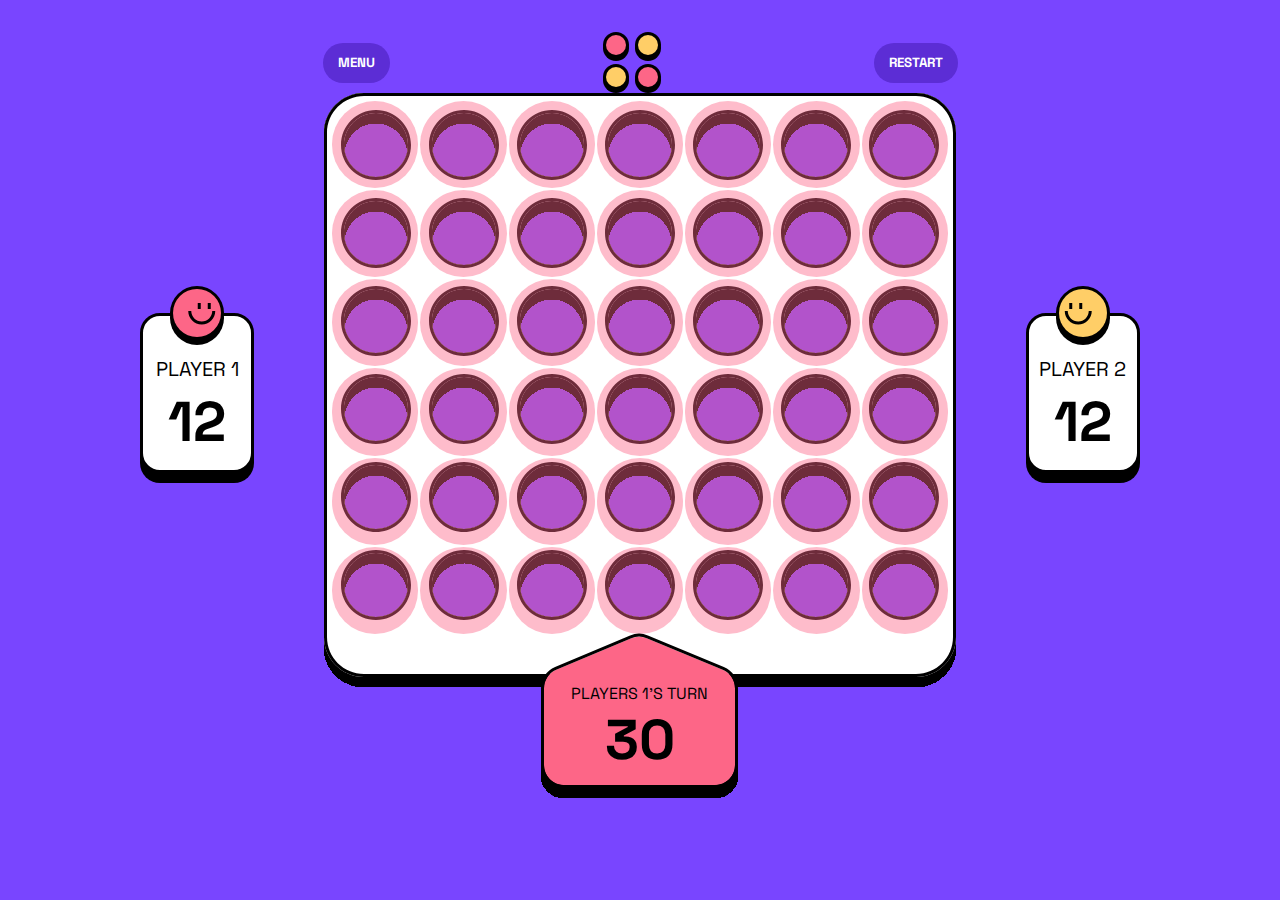
<file: game.html>
<!DOCTYPE html>
<html lang="en">
  <head>
    <script src="game.js" type="module"></script>
    <meta charset="UTF-8" />
    <meta name="viewport" content="width=device-width, initial-scale=1.0" />
    <link rel="stylesheet" href="style.css" />
    <link rel="preconnect" href="https://fonts.googleapis.com" />
    <link rel="preconnect" href="https://fonts.gstatic.com" crossorigin />
    <link
      href="https://fonts.googleapis.com/css2?family=Space+Grotesk:wght@500;700&display=swap"
      rel="stylesheet"
    />
    <title>Game | Connect 4</title>
  <body>
    <main class="game-page">
      <div class="menu-container">
        <a href="/index.html"> <button class="generic-button">MENU</button></a>
        <svg
          width="58"
          height="61"
          viewBox="0 0 58 61"
          fill="none"
          xmlns="http://www.w3.org/2000/svg"
        >
          <g id="logo">
            <g id="Group 23">
              <circle id="Oval Copy 47" cx="13" cy="13" r="13" fill="black" />
              <circle id="Oval Copy 51" cx="45" cy="13" r="13" fill="black" />
              <circle id="Oval Copy 53" cx="13" cy="45" r="13" fill="black" />
              <circle id="Oval Copy 52" cx="45" cy="45" r="13" fill="black" />
            </g>
            <g id="Group 23 Copy">
              <circle id="Oval Copy 47_2" cx="13" cy="16" r="13" fill="black" />
              <circle id="Oval Copy 51_2" cx="45" cy="16" r="13" fill="black" />
              <circle id="Oval Copy 53_2" cx="13" cy="48" r="13" fill="black" />
              <circle id="Oval Copy 52_2" cx="45" cy="48" r="13" fill="black" />
            </g>
            <circle id="Oval Copy 11" cx="13" cy="13" r="10" fill="#FD6687" />
            <circle id="Oval Copy 25" cx="45" cy="45" r="10" fill="#FD6687" />
            <circle id="Oval Copy 23" cx="45" cy="13" r="10" fill="#FFCE67" />
            <circle id="Oval Copy 24" cx="13" cy="45" r="10" fill="#FFCE67" />
          </g>
        </svg>
        <button class="generic-button">RESTART</button>
      </div>
      <div class="game-container">
        <div class="score-box player-1">
          <svg
            width="54"
            height="59"
            viewBox="0 0 54 59"
            fill="none"
            xmlns="http://www.w3.org/2000/svg"
          >
            <g id="player-one">
              <circle id="Oval Copy 21" cx="27" cy="27" r="27" fill="black" />
              <circle id="Oval Copy 40" cx="27" cy="32" r="27" fill="black" />
              <circle id="Oval Copy 11" cx="27" cy="27" r="24" fill="#FD6687" />
              <g id="Group 8">
                <path
                  id="Oval Copy 11_2"
                  d="M45.25 25C45.25 32.4558 39.2058 38.5 31.75 38.5C24.2942 38.5 18.25 32.4558 18.25 25H21.25C21.25 30.799 25.951 35.5 31.75 35.5C37.549 35.5 42.25 30.799 42.25 25H45.25Z"
                  fill="black"
                />
                <g id="Group 7">
                  <path
                    id="Path"
                    d="M30.75 17V22.9844H27.75V17H30.75Z"
                    fill="black"
                  />
                  <path
                    id="Path Copy"
                    d="M40.75 17V22.9844H37.75V17H40.75Z"
                    fill="black"
                  />
                </g>
              </g>
            </g>
          </svg>
          <p class="name">PLAYER 1</p>
          <p class="score">12</p>
        </div>
        <div class="game-board">
          <div class="board-shadow">
            <svg
              width="632"
              height="594"
              viewBox="0 0 632 594"
              fill="none"
              xmlns="http://www.w3.org/2000/svg"
            >
              <g id="Shape" filter="url(#filter0_d_5_6224)">
                <mask id="path-1-inside-1_5_6224" fill="white">
                  <path
                    fill-rule="evenodd"
                    clip-rule="evenodd"
                    d="M592 0C614.091 0 632 17.9086 632 40V544C632 566.091 614.091 584 592 584H40C17.9086 584 0 566.091 0 544V40C0 17.9086 17.9086 0 40 0H592ZM580 460C562.327 460 548 474.327 548 492C548 509.673 562.327 524 580 524C597.673 524 612 509.673 612 492C612 474.327 597.673 460 580 460ZM492 460C474.327 460 460 474.327 460 492C460 509.673 474.327 524 492 524C509.673 524 524 509.673 524 492C524 474.327 509.673 460 492 460ZM404 460C386.327 460 372 474.327 372 492C372 509.673 386.327 524 404 524C421.673 524 436 509.673 436 492C436 474.327 421.673 460 404 460ZM228 460C210.327 460 196 474.327 196 492C196 509.673 210.327 524 228 524C245.673 524 260 509.673 260 492C260 474.327 245.673 460 228 460ZM316 460C298.327 460 284 474.327 284 492C284 509.673 298.327 524 316 524C333.673 524 348 509.673 348 492C348 474.327 333.673 460 316 460ZM140 460C122.327 460 108 474.327 108 492C108 509.673 122.327 524 140 524C157.673 524 172 509.673 172 492C172 474.504 157.958 460.287 140.529 460.004L140 460ZM52 460C34.3269 460 20 474.327 20 492C20 509.673 34.3269 524 52 524C69.6731 524 84 509.673 84 492C84 474.327 69.6731 460 52 460ZM580 372C562.327 372 548 386.327 548 404C548 421.673 562.327 436 580 436C597.673 436 612 421.673 612 404C612 386.327 597.673 372 580 372ZM492 372C474.327 372 460 386.327 460 404C460 421.673 474.327 436 492 436C509.673 436 524 421.673 524 404C524 386.327 509.673 372 492 372ZM404 372C386.327 372 372 386.327 372 404C372 421.673 386.327 436 404 436C421.673 436 436 421.673 436 404C436 386.327 421.673 372 404 372ZM316 372C298.327 372 284 386.327 284 404C284 421.673 298.327 436 316 436C333.673 436 348 421.673 348 404C348 386.327 333.673 372 316 372ZM228 372C210.327 372 196 386.327 196 404C196 421.673 210.327 436 228 436C245.673 436 260 421.673 260 404C260 386.327 245.673 372 228 372ZM140 372C122.327 372 108 386.327 108 404C108 421.673 122.327 436 140 436C157.673 436 172 421.673 172 404C172 386.327 157.673 372 140 372ZM52 372C34.3269 372 20 386.327 20 404C20 421.673 34.3269 436 52 436C69.6731 436 84 421.673 84 404C84 386.327 69.6731 372 52 372ZM52 284C34.3269 284 20 298.327 20 316C20 333.673 34.3269 348 52 348C69.6731 348 84 333.673 84 316C84 298.327 69.6731 284 52 284ZM140 284C122.327 284 108 298.327 108 316C108 333.673 122.327 348 140 348C157.673 348 172 333.673 172 316C172 298.327 157.673 284 140 284ZM228 284C210.327 284 196 298.327 196 316C196 333.673 210.327 348 228 348C245.673 348 260 333.673 260 316C260 298.327 245.673 284 228 284ZM316 284C298.327 284 284 298.327 284 316C284 333.673 298.327 348 316 348C333.673 348 348 333.673 348 316C348 298.327 333.673 284 316 284ZM404 284C386.327 284 372 298.327 372 316C372 333.673 386.327 348 404 348C421.673 348 436 333.673 436 316C436 298.327 421.673 284 404 284ZM492 284C474.327 284 460 298.327 460 316C460 333.673 474.327 348 492 348C509.673 348 524 333.673 524 316C524 298.327 509.673 284 492 284ZM580 284C562.327 284 548 298.327 548 316C548 333.673 562.327 348 580 348C597.673 348 612 333.673 612 316C612 298.327 597.673 284 580 284ZM140 196C122.327 196 108 210.327 108 228C108 245.673 122.327 260 140 260C157.673 260 172 245.673 172 228C172 210.327 157.673 196 140 196ZM228 196C210.327 196 196 210.327 196 228C196 245.673 210.327 260 228 260C245.673 260 260 245.673 260 228C260 210.327 245.673 196 228 196ZM316 196C298.327 196 284 210.327 284 228C284 245.673 298.327 260 316 260C333.673 260 348 245.673 348 228C348 210.327 333.673 196 316 196ZM404 196C386.327 196 372 210.327 372 228C372 245.673 386.327 260 404 260C421.673 260 436 245.673 436 228C436 210.327 421.673 196 404 196ZM492 196C474.327 196 460 210.327 460 228C460 245.673 474.327 260 492 260C509.673 260 524 245.673 524 228C524 210.327 509.673 196 492 196ZM580 196C562.327 196 548 210.327 548 228C548 245.673 562.327 260 580 260C597.673 260 612 245.673 612 228C612 210.327 597.673 196 580 196ZM52 196C34.3269 196 20 210.327 20 228C20 245.673 34.3269 260 52 260C69.6731 260 84 245.673 84 228C84 210.327 69.6731 196 52 196ZM580 108C562.327 108 548 122.327 548 140C548 157.673 562.327 172 580 172C597.673 172 612 157.673 612 140C612 122.327 597.673 108 580 108ZM492 108C474.327 108 460 122.327 460 140C460 157.673 474.327 172 492 172C509.673 172 524 157.673 524 140C524 122.327 509.673 108 492 108ZM404 108C386.327 108 372 122.327 372 140C372 157.673 386.327 172 404 172C421.673 172 436 157.673 436 140C436 122.327 421.673 108 404 108ZM316 108C298.327 108 284 122.327 284 140C284 157.673 298.327 172 316 172C333.673 172 348 157.673 348 140C348 122.327 333.673 108 316 108ZM228 108C210.327 108 196 122.327 196 140C196 157.673 210.327 172 228 172C245.673 172 260 157.673 260 140C260 122.327 245.673 108 228 108ZM140 108C122.327 108 108 122.327 108 140C108 157.673 122.327 172 140 172C157.673 172 172 157.673 172 140C172 122.327 157.673 108 140 108ZM52 108C34.3269 108 20 122.327 20 140C20 157.673 34.3269 172 52 172C69.6731 172 84 157.673 84 140C84 122.327 69.6731 108 52 108ZM580 20C562.327 20 548 34.3269 548 52C548 69.6731 562.327 84 580 84C597.673 84 612 69.6731 612 52C612 34.3269 597.673 20 580 20ZM492 20C474.327 20 460 34.3269 460 52C460 69.6731 474.327 84 492 84C509.673 84 524 69.6731 524 52C524 34.3269 509.673 20 492 20ZM404 20C386.327 20 372 34.3269 372 52C372 69.6731 386.327 84 404 84C421.673 84 436 69.6731 436 52C436 34.3269 421.673 20 404 20ZM316 20C298.327 20 284 34.3269 284 52C284 69.6731 298.327 84 316 84C333.673 84 348 69.6731 348 52C348 34.3269 333.673 20 316 20ZM228 20C210.327 20 196 34.3269 196 52C196 69.6731 210.327 84 228 84C245.673 84 260 69.6731 260 52C260 34.3269 245.673 20 228 20ZM140 20C122.327 20 108 34.3269 108 52C108 69.6731 122.327 84 140 84C157.673 84 172 69.6731 172 52C172 34.3269 157.673 20 140 20ZM52 20C34.3269 20 20 34.3269 20 52C20 69.6731 34.3269 84 52 84C69.6731 84 84 69.6731 84 52C84 34.3269 69.6731 20 52 20Z"
                  />
                </mask>
                <path
                  fill-rule="evenodd"
                  clip-rule="evenodd"
                  d="M592 0C614.091 0 632 17.9086 632 40V544C632 566.091 614.091 584 592 584H40C17.9086 584 0 566.091 0 544V40C0 17.9086 17.9086 0 40 0H592ZM580 460C562.327 460 548 474.327 548 492C548 509.673 562.327 524 580 524C597.673 524 612 509.673 612 492C612 474.327 597.673 460 580 460ZM492 460C474.327 460 460 474.327 460 492C460 509.673 474.327 524 492 524C509.673 524 524 509.673 524 492C524 474.327 509.673 460 492 460ZM404 460C386.327 460 372 474.327 372 492C372 509.673 386.327 524 404 524C421.673 524 436 509.673 436 492C436 474.327 421.673 460 404 460ZM228 460C210.327 460 196 474.327 196 492C196 509.673 210.327 524 228 524C245.673 524 260 509.673 260 492C260 474.327 245.673 460 228 460ZM316 460C298.327 460 284 474.327 284 492C284 509.673 298.327 524 316 524C333.673 524 348 509.673 348 492C348 474.327 333.673 460 316 460ZM140 460C122.327 460 108 474.327 108 492C108 509.673 122.327 524 140 524C157.673 524 172 509.673 172 492C172 474.504 157.958 460.287 140.529 460.004L140 460ZM52 460C34.3269 460 20 474.327 20 492C20 509.673 34.3269 524 52 524C69.6731 524 84 509.673 84 492C84 474.327 69.6731 460 52 460ZM580 372C562.327 372 548 386.327 548 404C548 421.673 562.327 436 580 436C597.673 436 612 421.673 612 404C612 386.327 597.673 372 580 372ZM492 372C474.327 372 460 386.327 460 404C460 421.673 474.327 436 492 436C509.673 436 524 421.673 524 404C524 386.327 509.673 372 492 372ZM404 372C386.327 372 372 386.327 372 404C372 421.673 386.327 436 404 436C421.673 436 436 421.673 436 404C436 386.327 421.673 372 404 372ZM316 372C298.327 372 284 386.327 284 404C284 421.673 298.327 436 316 436C333.673 436 348 421.673 348 404C348 386.327 333.673 372 316 372ZM228 372C210.327 372 196 386.327 196 404C196 421.673 210.327 436 228 436C245.673 436 260 421.673 260 404C260 386.327 245.673 372 228 372ZM140 372C122.327 372 108 386.327 108 404C108 421.673 122.327 436 140 436C157.673 436 172 421.673 172 404C172 386.327 157.673 372 140 372ZM52 372C34.3269 372 20 386.327 20 404C20 421.673 34.3269 436 52 436C69.6731 436 84 421.673 84 404C84 386.327 69.6731 372 52 372ZM52 284C34.3269 284 20 298.327 20 316C20 333.673 34.3269 348 52 348C69.6731 348 84 333.673 84 316C84 298.327 69.6731 284 52 284ZM140 284C122.327 284 108 298.327 108 316C108 333.673 122.327 348 140 348C157.673 348 172 333.673 172 316C172 298.327 157.673 284 140 284ZM228 284C210.327 284 196 298.327 196 316C196 333.673 210.327 348 228 348C245.673 348 260 333.673 260 316C260 298.327 245.673 284 228 284ZM316 284C298.327 284 284 298.327 284 316C284 333.673 298.327 348 316 348C333.673 348 348 333.673 348 316C348 298.327 333.673 284 316 284ZM404 284C386.327 284 372 298.327 372 316C372 333.673 386.327 348 404 348C421.673 348 436 333.673 436 316C436 298.327 421.673 284 404 284ZM492 284C474.327 284 460 298.327 460 316C460 333.673 474.327 348 492 348C509.673 348 524 333.673 524 316C524 298.327 509.673 284 492 284ZM580 284C562.327 284 548 298.327 548 316C548 333.673 562.327 348 580 348C597.673 348 612 333.673 612 316C612 298.327 597.673 284 580 284ZM140 196C122.327 196 108 210.327 108 228C108 245.673 122.327 260 140 260C157.673 260 172 245.673 172 228C172 210.327 157.673 196 140 196ZM228 196C210.327 196 196 210.327 196 228C196 245.673 210.327 260 228 260C245.673 260 260 245.673 260 228C260 210.327 245.673 196 228 196ZM316 196C298.327 196 284 210.327 284 228C284 245.673 298.327 260 316 260C333.673 260 348 245.673 348 228C348 210.327 333.673 196 316 196ZM404 196C386.327 196 372 210.327 372 228C372 245.673 386.327 260 404 260C421.673 260 436 245.673 436 228C436 210.327 421.673 196 404 196ZM492 196C474.327 196 460 210.327 460 228C460 245.673 474.327 260 492 260C509.673 260 524 245.673 524 228C524 210.327 509.673 196 492 196ZM580 196C562.327 196 548 210.327 548 228C548 245.673 562.327 260 580 260C597.673 260 612 245.673 612 228C612 210.327 597.673 196 580 196ZM52 196C34.3269 196 20 210.327 20 228C20 245.673 34.3269 260 52 260C69.6731 260 84 245.673 84 228C84 210.327 69.6731 196 52 196ZM580 108C562.327 108 548 122.327 548 140C548 157.673 562.327 172 580 172C597.673 172 612 157.673 612 140C612 122.327 597.673 108 580 108ZM492 108C474.327 108 460 122.327 460 140C460 157.673 474.327 172 492 172C509.673 172 524 157.673 524 140C524 122.327 509.673 108 492 108ZM404 108C386.327 108 372 122.327 372 140C372 157.673 386.327 172 404 172C421.673 172 436 157.673 436 140C436 122.327 421.673 108 404 108ZM316 108C298.327 108 284 122.327 284 140C284 157.673 298.327 172 316 172C333.673 172 348 157.673 348 140C348 122.327 333.673 108 316 108ZM228 108C210.327 108 196 122.327 196 140C196 157.673 210.327 172 228 172C245.673 172 260 157.673 260 140C260 122.327 245.673 108 228 108ZM140 108C122.327 108 108 122.327 108 140C108 157.673 122.327 172 140 172C157.673 172 172 157.673 172 140C172 122.327 157.673 108 140 108ZM52 108C34.3269 108 20 122.327 20 140C20 157.673 34.3269 172 52 172C69.6731 172 84 157.673 84 140C84 122.327 69.6731 108 52 108ZM580 20C562.327 20 548 34.3269 548 52C548 69.6731 562.327 84 580 84C597.673 84 612 69.6731 612 52C612 34.3269 597.673 20 580 20ZM492 20C474.327 20 460 34.3269 460 52C460 69.6731 474.327 84 492 84C509.673 84 524 69.6731 524 52C524 34.3269 509.673 20 492 20ZM404 20C386.327 20 372 34.3269 372 52C372 69.6731 386.327 84 404 84C421.673 84 436 69.6731 436 52C436 34.3269 421.673 20 404 20ZM316 20C298.327 20 284 34.3269 284 52C284 69.6731 298.327 84 316 84C333.673 84 348 69.6731 348 52C348 34.3269 333.673 20 316 20ZM228 20C210.327 20 196 34.3269 196 52C196 69.6731 210.327 84 228 84C245.673 84 260 69.6731 260 52C260 34.3269 245.673 20 228 20ZM140 20C122.327 20 108 34.3269 108 52C108 69.6731 122.327 84 140 84C157.673 84 172 69.6731 172 52C172 34.3269 157.673 20 140 20ZM52 20C34.3269 20 20 34.3269 20 52C20 69.6731 34.3269 84 52 84C69.6731 84 84 69.6731 84 52C84 34.3269 69.6731 20 52 20Z"
                  fill="black"
                />
                <path
                  d="M140 460L140.024 457L140.012 457H140V460ZM140.529 460.004L140.578 457.005L140.566 457.004L140.553 457.004L140.529 460.004ZM592 3C612.435 3 629 19.5655 629 40H635C635 16.2518 615.748 -3 592 -3V3ZM629 40V544H635V40H629ZM629 544C629 564.435 612.435 581 592 581V587C615.748 587 635 567.748 635 544H629ZM592 581H40V587H592V581ZM40 581C19.5655 581 3 564.435 3 544H-3C-3 567.748 16.2518 587 40 587V581ZM3 544V40H-3V544H3ZM3 40C3 19.5655 19.5655 3 40 3V-3C16.2518 -3 -3 16.2518 -3 40H3ZM40 3H592V-3H40V3ZM580 457C560.67 457 545 472.67 545 492H551C551 475.984 563.984 463 580 463V457ZM545 492C545 511.33 560.67 527 580 527V521C563.984 521 551 508.016 551 492H545ZM580 527C599.33 527 615 511.33 615 492H609C609 508.016 596.016 521 580 521V527ZM615 492C615 472.67 599.33 457 580 457V463C596.016 463 609 475.984 609 492H615ZM492 457C472.67 457 457 472.67 457 492H463C463 475.984 475.984 463 492 463V457ZM457 492C457 511.33 472.67 527 492 527V521C475.984 521 463 508.016 463 492H457ZM492 527C511.33 527 527 511.33 527 492H521C521 508.016 508.016 521 492 521V527ZM527 492C527 472.67 511.33 457 492 457V463C508.016 463 521 475.984 521 492H527ZM404 457C384.67 457 369 472.67 369 492H375C375 475.984 387.984 463 404 463V457ZM369 492C369 511.33 384.67 527 404 527V521C387.984 521 375 508.016 375 492H369ZM404 527C423.33 527 439 511.33 439 492H433C433 508.016 420.016 521 404 521V527ZM439 492C439 472.67 423.33 457 404 457V463C420.016 463 433 475.984 433 492H439ZM228 457C208.67 457 193 472.67 193 492H199C199 475.984 211.984 463 228 463V457ZM193 492C193 511.33 208.67 527 228 527V521C211.984 521 199 508.016 199 492H193ZM228 527C247.33 527 263 511.33 263 492H257C257 508.016 244.016 521 228 521V527ZM263 492C263 472.67 247.33 457 228 457V463C244.016 463 257 475.984 257 492H263ZM316 457C296.67 457 281 472.67 281 492H287C287 475.984 299.984 463 316 463V457ZM281 492C281 511.33 296.67 527 316 527V521C299.984 521 287 508.016 287 492H281ZM316 527C335.33 527 351 511.33 351 492H345C345 508.016 332.016 521 316 521V527ZM351 492C351 472.67 335.33 457 316 457V463C332.016 463 345 475.984 345 492H351ZM140 457C120.67 457 105 472.67 105 492H111C111 475.984 123.984 463 140 463V457ZM105 492C105 511.33 120.67 527 140 527V521C123.984 521 111 508.016 111 492H105ZM140 527C159.33 527 175 511.33 175 492H169C169 508.016 156.016 521 140 521V527ZM175 492C175 472.863 159.642 457.314 140.578 457.005L140.481 463.004C156.275 463.26 169 476.144 169 492H175ZM140.553 457.004L140.024 457L139.976 463L140.505 463.004L140.553 457.004ZM52 457C32.67 457 17 472.67 17 492H23C23 475.984 35.9837 463 52 463V457ZM17 492C17 511.33 32.67 527 52 527V521C35.9837 521 23 508.016 23 492H17ZM52 527C71.33 527 87 511.33 87 492H81C81 508.016 68.0163 521 52 521V527ZM87 492C87 472.67 71.33 457 52 457V463C68.0163 463 81 475.984 81 492H87ZM580 369C560.67 369 545 384.67 545 404H551C551 387.984 563.984 375 580 375V369ZM545 404C545 423.33 560.67 439 580 439V433C563.984 433 551 420.016 551 404H545ZM580 439C599.33 439 615 423.33 615 404H609C609 420.016 596.016 433 580 433V439ZM615 404C615 384.67 599.33 369 580 369V375C596.016 375 609 387.984 609 404H615ZM492 369C472.67 369 457 384.67 457 404H463C463 387.984 475.984 375 492 375V369ZM457 404C457 423.33 472.67 439 492 439V433C475.984 433 463 420.016 463 404H457ZM492 439C511.33 439 527 423.33 527 404H521C521 420.016 508.016 433 492 433V439ZM527 404C527 384.67 511.33 369 492 369V375C508.016 375 521 387.984 521 404H527ZM404 369C384.67 369 369 384.67 369 404H375C375 387.984 387.984 375 404 375V369ZM369 404C369 423.33 384.67 439 404 439V433C387.984 433 375 420.016 375 404H369ZM404 439C423.33 439 439 423.33 439 404H433C433 420.016 420.016 433 404 433V439ZM439 404C439 384.67 423.33 369 404 369V375C420.016 375 433 387.984 433 404H439ZM316 369C296.67 369 281 384.67 281 404H287C287 387.984 299.984 375 316 375V369ZM281 404C281 423.33 296.67 439 316 439V433C299.984 433 287 420.016 287 404H281ZM316 439C335.33 439 351 423.33 351 404H345C345 420.016 332.016 433 316 433V439ZM351 404C351 384.67 335.33 369 316 369V375C332.016 375 345 387.984 345 404H351ZM228 369C208.67 369 193 384.67 193 404H199C199 387.984 211.984 375 228 375V369ZM193 404C193 423.33 208.67 439 228 439V433C211.984 433 199 420.016 199 404H193ZM228 439C247.33 439 263 423.33 263 404H257C257 420.016 244.016 433 228 433V439ZM263 404C263 384.67 247.33 369 228 369V375C244.016 375 257 387.984 257 404H263ZM140 369C120.67 369 105 384.67 105 404H111C111 387.984 123.984 375 140 375V369ZM105 404C105 423.33 120.67 439 140 439V433C123.984 433 111 420.016 111 404H105ZM140 439C159.33 439 175 423.33 175 404H169C169 420.016 156.016 433 140 433V439ZM175 404C175 384.67 159.33 369 140 369V375C156.016 375 169 387.984 169 404H175ZM52 369C32.67 369 17 384.67 17 404H23C23 387.984 35.9837 375 52 375V369ZM17 404C17 423.33 32.67 439 52 439V433C35.9837 433 23 420.016 23 404H17ZM52 439C71.33 439 87 423.33 87 404H81C81 420.016 68.0163 433 52 433V439ZM87 404C87 384.67 71.33 369 52 369V375C68.0163 375 81 387.984 81 404H87ZM52 281C32.67 281 17 296.67 17 316H23C23 299.984 35.9837 287 52 287V281ZM17 316C17 335.33 32.67 351 52 351V345C35.9837 345 23 332.016 23 316H17ZM52 351C71.33 351 87 335.33 87 316H81C81 332.016 68.0163 345 52 345V351ZM87 316C87 296.67 71.33 281 52 281V287C68.0163 287 81 299.984 81 316H87ZM140 281C120.67 281 105 296.67 105 316H111C111 299.984 123.984 287 140 287V281ZM105 316C105 335.33 120.67 351 140 351V345C123.984 345 111 332.016 111 316H105ZM140 351C159.33 351 175 335.33 175 316H169C169 332.016 156.016 345 140 345V351ZM175 316C175 296.67 159.33 281 140 281V287C156.016 287 169 299.984 169 316H175ZM228 281C208.67 281 193 296.67 193 316H199C199 299.984 211.984 287 228 287V281ZM193 316C193 335.33 208.67 351 228 351V345C211.984 345 199 332.016 199 316H193ZM228 351C247.33 351 263 335.33 263 316H257C257 332.016 244.016 345 228 345V351ZM263 316C263 296.67 247.33 281 228 281V287C244.016 287 257 299.984 257 316H263ZM316 281C296.67 281 281 296.67 281 316H287C287 299.984 299.984 287 316 287V281ZM281 316C281 335.33 296.67 351 316 351V345C299.984 345 287 332.016 287 316H281ZM316 351C335.33 351 351 335.33 351 316H345C345 332.016 332.016 345 316 345V351ZM351 316C351 296.67 335.33 281 316 281V287C332.016 287 345 299.984 345 316H351ZM404 281C384.67 281 369 296.67 369 316H375C375 299.984 387.984 287 404 287V281ZM369 316C369 335.33 384.67 351 404 351V345C387.984 345 375 332.016 375 316H369ZM404 351C423.33 351 439 335.33 439 316H433C433 332.016 420.016 345 404 345V351ZM439 316C439 296.67 423.33 281 404 281V287C420.016 287 433 299.984 433 316H439ZM492 281C472.67 281 457 296.67 457 316H463C463 299.984 475.984 287 492 287V281ZM457 316C457 335.33 472.67 351 492 351V345C475.984 345 463 332.016 463 316H457ZM492 351C511.33 351 527 335.33 527 316H521C521 332.016 508.016 345 492 345V351ZM527 316C527 296.67 511.33 281 492 281V287C508.016 287 521 299.984 521 316H527ZM580 281C560.67 281 545 296.67 545 316H551C551 299.984 563.984 287 580 287V281ZM545 316C545 335.33 560.67 351 580 351V345C563.984 345 551 332.016 551 316H545ZM580 351C599.33 351 615 335.33 615 316H609C609 332.016 596.016 345 580 345V351ZM615 316C615 296.67 599.33 281 580 281V287C596.016 287 609 299.984 609 316H615ZM140 193C120.67 193 105 208.67 105 228H111C111 211.984 123.984 199 140 199V193ZM105 228C105 247.33 120.67 263 140 263V257C123.984 257 111 244.016 111 228H105ZM140 263C159.33 263 175 247.33 175 228H169C169 244.016 156.016 257 140 257V263ZM175 228C175 208.67 159.33 193 140 193V199C156.016 199 169 211.984 169 228H175ZM228 193C208.67 193 193 208.67 193 228H199C199 211.984 211.984 199 228 199V193ZM193 228C193 247.33 208.67 263 228 263V257C211.984 257 199 244.016 199 228H193ZM228 263C247.33 263 263 247.33 263 228H257C257 244.016 244.016 257 228 257V263ZM263 228C263 208.67 247.33 193 228 193V199C244.016 199 257 211.984 257 228H263ZM316 193C296.67 193 281 208.67 281 228H287C287 211.984 299.984 199 316 199V193ZM281 228C281 247.33 296.67 263 316 263V257C299.984 257 287 244.016 287 228H281ZM316 263C335.33 263 351 247.33 351 228H345C345 244.016 332.016 257 316 257V263ZM351 228C351 208.67 335.33 193 316 193V199C332.016 199 345 211.984 345 228H351ZM404 193C384.67 193 369 208.67 369 228H375C375 211.984 387.984 199 404 199V193ZM369 228C369 247.33 384.67 263 404 263V257C387.984 257 375 244.016 375 228H369ZM404 263C423.33 263 439 247.33 439 228H433C433 244.016 420.016 257 404 257V263ZM439 228C439 208.67 423.33 193 404 193V199C420.016 199 433 211.984 433 228H439ZM492 193C472.67 193 457 208.67 457 228H463C463 211.984 475.984 199 492 199V193ZM457 228C457 247.33 472.67 263 492 263V257C475.984 257 463 244.016 463 228H457ZM492 263C511.33 263 527 247.33 527 228H521C521 244.016 508.016 257 492 257V263ZM527 228C527 208.67 511.33 193 492 193V199C508.016 199 521 211.984 521 228H527ZM580 193C560.67 193 545 208.67 545 228H551C551 211.984 563.984 199 580 199V193ZM545 228C545 247.33 560.67 263 580 263V257C563.984 257 551 244.016 551 228H545ZM580 263C599.33 263 615 247.33 615 228H609C609 244.016 596.016 257 580 257V263ZM615 228C615 208.67 599.33 193 580 193V199C596.016 199 609 211.984 609 228H615ZM52 193C32.67 193 17 208.67 17 228H23C23 211.984 35.9837 199 52 199V193ZM17 228C17 247.33 32.67 263 52 263V257C35.9837 257 23 244.016 23 228H17ZM52 263C71.33 263 87 247.33 87 228H81C81 244.016 68.0163 257 52 257V263ZM87 228C87 208.67 71.33 193 52 193V199C68.0163 199 81 211.984 81 228H87ZM580 105C560.67 105 545 120.67 545 140H551C551 123.984 563.984 111 580 111V105ZM545 140C545 159.33 560.67 175 580 175V169C563.984 169 551 156.016 551 140H545ZM580 175C599.33 175 615 159.33 615 140H609C609 156.016 596.016 169 580 169V175ZM615 140C615 120.67 599.33 105 580 105V111C596.016 111 609 123.984 609 140H615ZM492 105C472.67 105 457 120.67 457 140H463C463 123.984 475.984 111 492 111V105ZM457 140C457 159.33 472.67 175 492 175V169C475.984 169 463 156.016 463 140H457ZM492 175C511.33 175 527 159.33 527 140H521C521 156.016 508.016 169 492 169V175ZM527 140C527 120.67 511.33 105 492 105V111C508.016 111 521 123.984 521 140H527ZM404 105C384.67 105 369 120.67 369 140H375C375 123.984 387.984 111 404 111V105ZM369 140C369 159.33 384.67 175 404 175V169C387.984 169 375 156.016 375 140H369ZM404 175C423.33 175 439 159.33 439 140H433C433 156.016 420.016 169 404 169V175ZM439 140C439 120.67 423.33 105 404 105V111C420.016 111 433 123.984 433 140H439ZM316 105C296.67 105 281 120.67 281 140H287C287 123.984 299.984 111 316 111V105ZM281 140C281 159.33 296.67 175 316 175V169C299.984 169 287 156.016 287 140H281ZM316 175C335.33 175 351 159.33 351 140H345C345 156.016 332.016 169 316 169V175ZM351 140C351 120.67 335.33 105 316 105V111C332.016 111 345 123.984 345 140H351ZM228 105C208.67 105 193 120.67 193 140H199C199 123.984 211.984 111 228 111V105ZM193 140C193 159.33 208.67 175 228 175V169C211.984 169 199 156.016 199 140H193ZM228 175C247.33 175 263 159.33 263 140H257C257 156.016 244.016 169 228 169V175ZM263 140C263 120.67 247.33 105 228 105V111C244.016 111 257 123.984 257 140H263ZM140 105C120.67 105 105 120.67 105 140H111C111 123.984 123.984 111 140 111V105ZM105 140C105 159.33 120.67 175 140 175V169C123.984 169 111 156.016 111 140H105ZM140 175C159.33 175 175 159.33 175 140H169C169 156.016 156.016 169 140 169V175ZM175 140C175 120.67 159.33 105 140 105V111C156.016 111 169 123.984 169 140H175ZM52 105C32.67 105 17 120.67 17 140H23C23 123.984 35.9837 111 52 111V105ZM17 140C17 159.33 32.67 175 52 175V169C35.9837 169 23 156.016 23 140H17ZM52 175C71.33 175 87 159.33 87 140H81C81 156.016 68.0163 169 52 169V175ZM87 140C87 120.67 71.33 105 52 105V111C68.0163 111 81 123.984 81 140H87ZM580 17C560.67 17 545 32.67 545 52H551C551 35.9837 563.984 23 580 23V17ZM545 52C545 71.33 560.67 87 580 87V81C563.984 81 551 68.0163 551 52H545ZM580 87C599.33 87 615 71.33 615 52H609C609 68.0163 596.016 81 580 81V87ZM615 52C615 32.67 599.33 17 580 17V23C596.016 23 609 35.9837 609 52H615ZM492 17C472.67 17 457 32.67 457 52H463C463 35.9837 475.984 23 492 23V17ZM457 52C457 71.33 472.67 87 492 87V81C475.984 81 463 68.0163 463 52H457ZM492 87C511.33 87 527 71.33 527 52H521C521 68.0163 508.016 81 492 81V87ZM527 52C527 32.67 511.33 17 492 17V23C508.016 23 521 35.9837 521 52H527ZM404 17C384.67 17 369 32.67 369 52H375C375 35.9837 387.984 23 404 23V17ZM369 52C369 71.33 384.67 87 404 87V81C387.984 81 375 68.0163 375 52H369ZM404 87C423.33 87 439 71.33 439 52H433C433 68.0163 420.016 81 404 81V87ZM439 52C439 32.67 423.33 17 404 17V23C420.016 23 433 35.9837 433 52H439ZM316 17C296.67 17 281 32.67 281 52H287C287 35.9837 299.984 23 316 23V17ZM281 52C281 71.33 296.67 87 316 87V81C299.984 81 287 68.0163 287 52H281ZM316 87C335.33 87 351 71.33 351 52H345C345 68.0163 332.016 81 316 81V87ZM351 52C351 32.67 335.33 17 316 17V23C332.016 23 345 35.9837 345 52H351ZM228 17C208.67 17 193 32.67 193 52H199C199 35.9837 211.984 23 228 23V17ZM193 52C193 71.33 208.67 87 228 87V81C211.984 81 199 68.0163 199 52H193ZM228 87C247.33 87 263 71.33 263 52H257C257 68.0163 244.016 81 228 81V87ZM263 52C263 32.67 247.33 17 228 17V23C244.016 23 257 35.9837 257 52H263ZM140 17C120.67 17 105 32.67 105 52H111C111 35.9837 123.984 23 140 23V17ZM105 52C105 71.33 120.67 87 140 87V81C123.984 81 111 68.0163 111 52H105ZM140 87C159.33 87 175 71.33 175 52H169C169 68.0163 156.016 81 140 81V87ZM175 52C175 32.67 159.33 17 140 17V23C156.016 23 169 35.9837 169 52H175ZM52 17C32.67 17 17 32.67 17 52H23C23 35.9837 35.9837 23 52 23V17ZM17 52C17 71.33 32.67 87 52 87V81C35.9837 81 23 68.0163 23 52H17ZM52 87C71.33 87 87 71.33 87 52H81C81 68.0163 68.0163 81 52 81V87ZM87 52C87 32.67 71.33 17 52 17V23C68.0163 23 81 35.9837 81 52H87Z"
                  fill="black"
                  mask="url(#path-1-inside-1_5_6224)"
                />
              </g>
              <defs>
                <filter
                  id="filter0_d_5_6224"
                  x="0"
                  y="0"
                  width="632"
                  height="594"
                  filterUnits="userSpaceOnUse"
                  color-interpolation-filters="sRGB"
                >
                  <feFlood flood-opacity="0" result="BackgroundImageFix" />
                  <feColorMatrix
                    in="SourceAlpha"
                    type="matrix"
                    values="0 0 0 0 0 0 0 0 0 0 0 0 0 0 0 0 0 0 127 0"
                    result="hardAlpha"
                  />
                  <feOffset dy="10" />
                  <feColorMatrix
                    type="matrix"
                    values="0 0 0 0 0 0 0 0 0 0 0 0 0 0 0 0 0 0 1 0"
                  />
                  <feBlend
                    mode="normal"
                    in2="BackgroundImageFix"
                    result="effect1_dropShadow_5_6224"
                  />
                  <feBlend
                    mode="normal"
                    in="SourceGraphic"
                    in2="effect1_dropShadow_5_6224"
                    result="shape"
                  />
                </filter>
              </defs>
            </svg>
          </div>
          <div class="board">
            <svg
              width="632"
              height="584"
              viewBox="0 0 632 584"
              fill="none"
              xmlns="http://www.w3.org/2000/svg"
            >
              <g id="Shape">
                <mask id="path-1-inside-1_5_6178" fill="white">
                  <path
                    fill-rule="evenodd"
                    clip-rule="evenodd"
                    d="M592 0C614.091 0 632 17.9086 632 40V544C632 566.091 614.091 584 592 584H40C17.9086 584 0 566.091 0 544V40C0 17.9086 17.9086 0 40 0H592ZM580 460C562.327 460 548 474.327 548 492C548 509.673 562.327 524 580 524C597.673 524 612 509.673 612 492C612 474.327 597.673 460 580 460ZM492 460C474.327 460 460 474.327 460 492C460 509.673 474.327 524 492 524C509.673 524 524 509.673 524 492C524 474.327 509.673 460 492 460ZM404 460C386.327 460 372 474.327 372 492C372 509.673 386.327 524 404 524C421.673 524 436 509.673 436 492C436 474.327 421.673 460 404 460ZM228 460C210.327 460 196 474.327 196 492C196 509.673 210.327 524 228 524C245.673 524 260 509.673 260 492C260 474.327 245.673 460 228 460ZM316 460C298.327 460 284 474.327 284 492C284 509.673 298.327 524 316 524C333.673 524 348 509.673 348 492C348 474.327 333.673 460 316 460ZM140 460C122.327 460 108 474.327 108 492C108 509.673 122.327 524 140 524C157.673 524 172 509.673 172 492C172 474.504 157.958 460.287 140.529 460.004L140 460ZM52 460C34.3269 460 20 474.327 20 492C20 509.673 34.3269 524 52 524C69.6731 524 84 509.673 84 492C84 474.327 69.6731 460 52 460ZM580 372C562.327 372 548 386.327 548 404C548 421.673 562.327 436 580 436C597.673 436 612 421.673 612 404C612 386.327 597.673 372 580 372ZM492 372C474.327 372 460 386.327 460 404C460 421.673 474.327 436 492 436C509.673 436 524 421.673 524 404C524 386.327 509.673 372 492 372ZM404 372C386.327 372 372 386.327 372 404C372 421.673 386.327 436 404 436C421.673 436 436 421.673 436 404C436 386.327 421.673 372 404 372ZM316 372C298.327 372 284 386.327 284 404C284 421.673 298.327 436 316 436C333.673 436 348 421.673 348 404C348 386.327 333.673 372 316 372ZM228 372C210.327 372 196 386.327 196 404C196 421.673 210.327 436 228 436C245.673 436 260 421.673 260 404C260 386.327 245.673 372 228 372ZM140 372C122.327 372 108 386.327 108 404C108 421.673 122.327 436 140 436C157.673 436 172 421.673 172 404C172 386.327 157.673 372 140 372ZM52 372C34.3269 372 20 386.327 20 404C20 421.673 34.3269 436 52 436C69.6731 436 84 421.673 84 404C84 386.327 69.6731 372 52 372ZM52 284C34.3269 284 20 298.327 20 316C20 333.673 34.3269 348 52 348C69.6731 348 84 333.673 84 316C84 298.327 69.6731 284 52 284ZM140 284C122.327 284 108 298.327 108 316C108 333.673 122.327 348 140 348C157.673 348 172 333.673 172 316C172 298.327 157.673 284 140 284ZM228 284C210.327 284 196 298.327 196 316C196 333.673 210.327 348 228 348C245.673 348 260 333.673 260 316C260 298.327 245.673 284 228 284ZM316 284C298.327 284 284 298.327 284 316C284 333.673 298.327 348 316 348C333.673 348 348 333.673 348 316C348 298.327 333.673 284 316 284ZM404 284C386.327 284 372 298.327 372 316C372 333.673 386.327 348 404 348C421.673 348 436 333.673 436 316C436 298.327 421.673 284 404 284ZM492 284C474.327 284 460 298.327 460 316C460 333.673 474.327 348 492 348C509.673 348 524 333.673 524 316C524 298.327 509.673 284 492 284ZM580 284C562.327 284 548 298.327 548 316C548 333.673 562.327 348 580 348C597.673 348 612 333.673 612 316C612 298.327 597.673 284 580 284ZM140 196C122.327 196 108 210.327 108 228C108 245.673 122.327 260 140 260C157.673 260 172 245.673 172 228C172 210.327 157.673 196 140 196ZM228 196C210.327 196 196 210.327 196 228C196 245.673 210.327 260 228 260C245.673 260 260 245.673 260 228C260 210.327 245.673 196 228 196ZM316 196C298.327 196 284 210.327 284 228C284 245.673 298.327 260 316 260C333.673 260 348 245.673 348 228C348 210.327 333.673 196 316 196ZM404 196C386.327 196 372 210.327 372 228C372 245.673 386.327 260 404 260C421.673 260 436 245.673 436 228C436 210.327 421.673 196 404 196ZM492 196C474.327 196 460 210.327 460 228C460 245.673 474.327 260 492 260C509.673 260 524 245.673 524 228C524 210.327 509.673 196 492 196ZM580 196C562.327 196 548 210.327 548 228C548 245.673 562.327 260 580 260C597.673 260 612 245.673 612 228C612 210.327 597.673 196 580 196ZM52 196C34.3269 196 20 210.327 20 228C20 245.673 34.3269 260 52 260C69.6731 260 84 245.673 84 228C84 210.327 69.6731 196 52 196ZM580 108C562.327 108 548 122.327 548 140C548 157.673 562.327 172 580 172C597.673 172 612 157.673 612 140C612 122.327 597.673 108 580 108ZM492 108C474.327 108 460 122.327 460 140C460 157.673 474.327 172 492 172C509.673 172 524 157.673 524 140C524 122.327 509.673 108 492 108ZM404 108C386.327 108 372 122.327 372 140C372 157.673 386.327 172 404 172C421.673 172 436 157.673 436 140C436 122.327 421.673 108 404 108ZM316 108C298.327 108 284 122.327 284 140C284 157.673 298.327 172 316 172C333.673 172 348 157.673 348 140C348 122.327 333.673 108 316 108ZM228 108C210.327 108 196 122.327 196 140C196 157.673 210.327 172 228 172C245.673 172 260 157.673 260 140C260 122.327 245.673 108 228 108ZM140 108C122.327 108 108 122.327 108 140C108 157.673 122.327 172 140 172C157.673 172 172 157.673 172 140C172 122.327 157.673 108 140 108ZM52 108C34.3269 108 20 122.327 20 140C20 157.673 34.3269 172 52 172C69.6731 172 84 157.673 84 140C84 122.327 69.6731 108 52 108ZM580 20C562.327 20 548 34.3269 548 52C548 69.6731 562.327 84 580 84C597.673 84 612 69.6731 612 52C612 34.3269 597.673 20 580 20ZM492 20C474.327 20 460 34.3269 460 52C460 69.6731 474.327 84 492 84C509.673 84 524 69.6731 524 52C524 34.3269 509.673 20 492 20ZM404 20C386.327 20 372 34.3269 372 52C372 69.6731 386.327 84 404 84C421.673 84 436 69.6731 436 52C436 34.3269 421.673 20 404 20ZM316 20C298.327 20 284 34.3269 284 52C284 69.6731 298.327 84 316 84C333.673 84 348 69.6731 348 52C348 34.3269 333.673 20 316 20ZM228 20C210.327 20 196 34.3269 196 52C196 69.6731 210.327 84 228 84C245.673 84 260 69.6731 260 52C260 34.3269 245.673 20 228 20ZM140 20C122.327 20 108 34.3269 108 52C108 69.6731 122.327 84 140 84C157.673 84 172 69.6731 172 52C172 34.3269 157.673 20 140 20ZM52 20C34.3269 20 20 34.3269 20 52C20 69.6731 34.3269 84 52 84C69.6731 84 84 69.6731 84 52C84 34.3269 69.6731 20 52 20Z"
                  />
                </mask>
                <path
                  fill-rule="evenodd"
                  clip-rule="evenodd"
                  d="M592 0C614.091 0 632 17.9086 632 40V544C632 566.091 614.091 584 592 584H40C17.9086 584 0 566.091 0 544V40C0 17.9086 17.9086 0 40 0H592ZM580 460C562.327 460 548 474.327 548 492C548 509.673 562.327 524 580 524C597.673 524 612 509.673 612 492C612 474.327 597.673 460 580 460ZM492 460C474.327 460 460 474.327 460 492C460 509.673 474.327 524 492 524C509.673 524 524 509.673 524 492C524 474.327 509.673 460 492 460ZM404 460C386.327 460 372 474.327 372 492C372 509.673 386.327 524 404 524C421.673 524 436 509.673 436 492C436 474.327 421.673 460 404 460ZM228 460C210.327 460 196 474.327 196 492C196 509.673 210.327 524 228 524C245.673 524 260 509.673 260 492C260 474.327 245.673 460 228 460ZM316 460C298.327 460 284 474.327 284 492C284 509.673 298.327 524 316 524C333.673 524 348 509.673 348 492C348 474.327 333.673 460 316 460ZM140 460C122.327 460 108 474.327 108 492C108 509.673 122.327 524 140 524C157.673 524 172 509.673 172 492C172 474.504 157.958 460.287 140.529 460.004L140 460ZM52 460C34.3269 460 20 474.327 20 492C20 509.673 34.3269 524 52 524C69.6731 524 84 509.673 84 492C84 474.327 69.6731 460 52 460ZM580 372C562.327 372 548 386.327 548 404C548 421.673 562.327 436 580 436C597.673 436 612 421.673 612 404C612 386.327 597.673 372 580 372ZM492 372C474.327 372 460 386.327 460 404C460 421.673 474.327 436 492 436C509.673 436 524 421.673 524 404C524 386.327 509.673 372 492 372ZM404 372C386.327 372 372 386.327 372 404C372 421.673 386.327 436 404 436C421.673 436 436 421.673 436 404C436 386.327 421.673 372 404 372ZM316 372C298.327 372 284 386.327 284 404C284 421.673 298.327 436 316 436C333.673 436 348 421.673 348 404C348 386.327 333.673 372 316 372ZM228 372C210.327 372 196 386.327 196 404C196 421.673 210.327 436 228 436C245.673 436 260 421.673 260 404C260 386.327 245.673 372 228 372ZM140 372C122.327 372 108 386.327 108 404C108 421.673 122.327 436 140 436C157.673 436 172 421.673 172 404C172 386.327 157.673 372 140 372ZM52 372C34.3269 372 20 386.327 20 404C20 421.673 34.3269 436 52 436C69.6731 436 84 421.673 84 404C84 386.327 69.6731 372 52 372ZM52 284C34.3269 284 20 298.327 20 316C20 333.673 34.3269 348 52 348C69.6731 348 84 333.673 84 316C84 298.327 69.6731 284 52 284ZM140 284C122.327 284 108 298.327 108 316C108 333.673 122.327 348 140 348C157.673 348 172 333.673 172 316C172 298.327 157.673 284 140 284ZM228 284C210.327 284 196 298.327 196 316C196 333.673 210.327 348 228 348C245.673 348 260 333.673 260 316C260 298.327 245.673 284 228 284ZM316 284C298.327 284 284 298.327 284 316C284 333.673 298.327 348 316 348C333.673 348 348 333.673 348 316C348 298.327 333.673 284 316 284ZM404 284C386.327 284 372 298.327 372 316C372 333.673 386.327 348 404 348C421.673 348 436 333.673 436 316C436 298.327 421.673 284 404 284ZM492 284C474.327 284 460 298.327 460 316C460 333.673 474.327 348 492 348C509.673 348 524 333.673 524 316C524 298.327 509.673 284 492 284ZM580 284C562.327 284 548 298.327 548 316C548 333.673 562.327 348 580 348C597.673 348 612 333.673 612 316C612 298.327 597.673 284 580 284ZM140 196C122.327 196 108 210.327 108 228C108 245.673 122.327 260 140 260C157.673 260 172 245.673 172 228C172 210.327 157.673 196 140 196ZM228 196C210.327 196 196 210.327 196 228C196 245.673 210.327 260 228 260C245.673 260 260 245.673 260 228C260 210.327 245.673 196 228 196ZM316 196C298.327 196 284 210.327 284 228C284 245.673 298.327 260 316 260C333.673 260 348 245.673 348 228C348 210.327 333.673 196 316 196ZM404 196C386.327 196 372 210.327 372 228C372 245.673 386.327 260 404 260C421.673 260 436 245.673 436 228C436 210.327 421.673 196 404 196ZM492 196C474.327 196 460 210.327 460 228C460 245.673 474.327 260 492 260C509.673 260 524 245.673 524 228C524 210.327 509.673 196 492 196ZM580 196C562.327 196 548 210.327 548 228C548 245.673 562.327 260 580 260C597.673 260 612 245.673 612 228C612 210.327 597.673 196 580 196ZM52 196C34.3269 196 20 210.327 20 228C20 245.673 34.3269 260 52 260C69.6731 260 84 245.673 84 228C84 210.327 69.6731 196 52 196ZM580 108C562.327 108 548 122.327 548 140C548 157.673 562.327 172 580 172C597.673 172 612 157.673 612 140C612 122.327 597.673 108 580 108ZM492 108C474.327 108 460 122.327 460 140C460 157.673 474.327 172 492 172C509.673 172 524 157.673 524 140C524 122.327 509.673 108 492 108ZM404 108C386.327 108 372 122.327 372 140C372 157.673 386.327 172 404 172C421.673 172 436 157.673 436 140C436 122.327 421.673 108 404 108ZM316 108C298.327 108 284 122.327 284 140C284 157.673 298.327 172 316 172C333.673 172 348 157.673 348 140C348 122.327 333.673 108 316 108ZM228 108C210.327 108 196 122.327 196 140C196 157.673 210.327 172 228 172C245.673 172 260 157.673 260 140C260 122.327 245.673 108 228 108ZM140 108C122.327 108 108 122.327 108 140C108 157.673 122.327 172 140 172C157.673 172 172 157.673 172 140C172 122.327 157.673 108 140 108ZM52 108C34.3269 108 20 122.327 20 140C20 157.673 34.3269 172 52 172C69.6731 172 84 157.673 84 140C84 122.327 69.6731 108 52 108ZM580 20C562.327 20 548 34.3269 548 52C548 69.6731 562.327 84 580 84C597.673 84 612 69.6731 612 52C612 34.3269 597.673 20 580 20ZM492 20C474.327 20 460 34.3269 460 52C460 69.6731 474.327 84 492 84C509.673 84 524 69.6731 524 52C524 34.3269 509.673 20 492 20ZM404 20C386.327 20 372 34.3269 372 52C372 69.6731 386.327 84 404 84C421.673 84 436 69.6731 436 52C436 34.3269 421.673 20 404 20ZM316 20C298.327 20 284 34.3269 284 52C284 69.6731 298.327 84 316 84C333.673 84 348 69.6731 348 52C348 34.3269 333.673 20 316 20ZM228 20C210.327 20 196 34.3269 196 52C196 69.6731 210.327 84 228 84C245.673 84 260 69.6731 260 52C260 34.3269 245.673 20 228 20ZM140 20C122.327 20 108 34.3269 108 52C108 69.6731 122.327 84 140 84C157.673 84 172 69.6731 172 52C172 34.3269 157.673 20 140 20ZM52 20C34.3269 20 20 34.3269 20 52C20 69.6731 34.3269 84 52 84C69.6731 84 84 69.6731 84 52C84 34.3269 69.6731 20 52 20Z"
                  fill="white"
                />
                <path
                  d="M140 460L140.024 457L140.012 457H140V460ZM140.529 460.004L140.578 457.005L140.566 457.004L140.553 457.004L140.529 460.004ZM592 3C612.435 3 629 19.5655 629 40H635C635 16.2518 615.748 -3 592 -3V3ZM629 40V544H635V40H629ZM629 544C629 564.435 612.435 581 592 581V587C615.748 587 635 567.748 635 544H629ZM592 581H40V587H592V581ZM40 581C19.5655 581 3 564.435 3 544H-3C-3 567.748 16.2518 587 40 587V581ZM3 544V40H-3V544H3ZM3 40C3 19.5655 19.5655 3 40 3V-3C16.2518 -3 -3 16.2518 -3 40H3ZM40 3H592V-3H40V3ZM580 457C560.67 457 545 472.67 545 492H551C551 475.984 563.984 463 580 463V457ZM545 492C545 511.33 560.67 527 580 527V521C563.984 521 551 508.016 551 492H545ZM580 527C599.33 527 615 511.33 615 492H609C609 508.016 596.016 521 580 521V527ZM615 492C615 472.67 599.33 457 580 457V463C596.016 463 609 475.984 609 492H615ZM492 457C472.67 457 457 472.67 457 492H463C463 475.984 475.984 463 492 463V457ZM457 492C457 511.33 472.67 527 492 527V521C475.984 521 463 508.016 463 492H457ZM492 527C511.33 527 527 511.33 527 492H521C521 508.016 508.016 521 492 521V527ZM527 492C527 472.67 511.33 457 492 457V463C508.016 463 521 475.984 521 492H527ZM404 457C384.67 457 369 472.67 369 492H375C375 475.984 387.984 463 404 463V457ZM369 492C369 511.33 384.67 527 404 527V521C387.984 521 375 508.016 375 492H369ZM404 527C423.33 527 439 511.33 439 492H433C433 508.016 420.016 521 404 521V527ZM439 492C439 472.67 423.33 457 404 457V463C420.016 463 433 475.984 433 492H439ZM228 457C208.67 457 193 472.67 193 492H199C199 475.984 211.984 463 228 463V457ZM193 492C193 511.33 208.67 527 228 527V521C211.984 521 199 508.016 199 492H193ZM228 527C247.33 527 263 511.33 263 492H257C257 508.016 244.016 521 228 521V527ZM263 492C263 472.67 247.33 457 228 457V463C244.016 463 257 475.984 257 492H263ZM316 457C296.67 457 281 472.67 281 492H287C287 475.984 299.984 463 316 463V457ZM281 492C281 511.33 296.67 527 316 527V521C299.984 521 287 508.016 287 492H281ZM316 527C335.33 527 351 511.33 351 492H345C345 508.016 332.016 521 316 521V527ZM351 492C351 472.67 335.33 457 316 457V463C332.016 463 345 475.984 345 492H351ZM140 457C120.67 457 105 472.67 105 492H111C111 475.984 123.984 463 140 463V457ZM105 492C105 511.33 120.67 527 140 527V521C123.984 521 111 508.016 111 492H105ZM140 527C159.33 527 175 511.33 175 492H169C169 508.016 156.016 521 140 521V527ZM175 492C175 472.863 159.642 457.314 140.578 457.005L140.481 463.004C156.275 463.26 169 476.144 169 492H175ZM140.553 457.004L140.024 457L139.976 463L140.505 463.004L140.553 457.004ZM52 457C32.67 457 17 472.67 17 492H23C23 475.984 35.9837 463 52 463V457ZM17 492C17 511.33 32.67 527 52 527V521C35.9837 521 23 508.016 23 492H17ZM52 527C71.33 527 87 511.33 87 492H81C81 508.016 68.0163 521 52 521V527ZM87 492C87 472.67 71.33 457 52 457V463C68.0163 463 81 475.984 81 492H87ZM580 369C560.67 369 545 384.67 545 404H551C551 387.984 563.984 375 580 375V369ZM545 404C545 423.33 560.67 439 580 439V433C563.984 433 551 420.016 551 404H545ZM580 439C599.33 439 615 423.33 615 404H609C609 420.016 596.016 433 580 433V439ZM615 404C615 384.67 599.33 369 580 369V375C596.016 375 609 387.984 609 404H615ZM492 369C472.67 369 457 384.67 457 404H463C463 387.984 475.984 375 492 375V369ZM457 404C457 423.33 472.67 439 492 439V433C475.984 433 463 420.016 463 404H457ZM492 439C511.33 439 527 423.33 527 404H521C521 420.016 508.016 433 492 433V439ZM527 404C527 384.67 511.33 369 492 369V375C508.016 375 521 387.984 521 404H527ZM404 369C384.67 369 369 384.67 369 404H375C375 387.984 387.984 375 404 375V369ZM369 404C369 423.33 384.67 439 404 439V433C387.984 433 375 420.016 375 404H369ZM404 439C423.33 439 439 423.33 439 404H433C433 420.016 420.016 433 404 433V439ZM439 404C439 384.67 423.33 369 404 369V375C420.016 375 433 387.984 433 404H439ZM316 369C296.67 369 281 384.67 281 404H287C287 387.984 299.984 375 316 375V369ZM281 404C281 423.33 296.67 439 316 439V433C299.984 433 287 420.016 287 404H281ZM316 439C335.33 439 351 423.33 351 404H345C345 420.016 332.016 433 316 433V439ZM351 404C351 384.67 335.33 369 316 369V375C332.016 375 345 387.984 345 404H351ZM228 369C208.67 369 193 384.67 193 404H199C199 387.984 211.984 375 228 375V369ZM193 404C193 423.33 208.67 439 228 439V433C211.984 433 199 420.016 199 404H193ZM228 439C247.33 439 263 423.33 263 404H257C257 420.016 244.016 433 228 433V439ZM263 404C263 384.67 247.33 369 228 369V375C244.016 375 257 387.984 257 404H263ZM140 369C120.67 369 105 384.67 105 404H111C111 387.984 123.984 375 140 375V369ZM105 404C105 423.33 120.67 439 140 439V433C123.984 433 111 420.016 111 404H105ZM140 439C159.33 439 175 423.33 175 404H169C169 420.016 156.016 433 140 433V439ZM175 404C175 384.67 159.33 369 140 369V375C156.016 375 169 387.984 169 404H175ZM52 369C32.67 369 17 384.67 17 404H23C23 387.984 35.9837 375 52 375V369ZM17 404C17 423.33 32.67 439 52 439V433C35.9837 433 23 420.016 23 404H17ZM52 439C71.33 439 87 423.33 87 404H81C81 420.016 68.0163 433 52 433V439ZM87 404C87 384.67 71.33 369 52 369V375C68.0163 375 81 387.984 81 404H87ZM52 281C32.67 281 17 296.67 17 316H23C23 299.984 35.9837 287 52 287V281ZM17 316C17 335.33 32.67 351 52 351V345C35.9837 345 23 332.016 23 316H17ZM52 351C71.33 351 87 335.33 87 316H81C81 332.016 68.0163 345 52 345V351ZM87 316C87 296.67 71.33 281 52 281V287C68.0163 287 81 299.984 81 316H87ZM140 281C120.67 281 105 296.67 105 316H111C111 299.984 123.984 287 140 287V281ZM105 316C105 335.33 120.67 351 140 351V345C123.984 345 111 332.016 111 316H105ZM140 351C159.33 351 175 335.33 175 316H169C169 332.016 156.016 345 140 345V351ZM175 316C175 296.67 159.33 281 140 281V287C156.016 287 169 299.984 169 316H175ZM228 281C208.67 281 193 296.67 193 316H199C199 299.984 211.984 287 228 287V281ZM193 316C193 335.33 208.67 351 228 351V345C211.984 345 199 332.016 199 316H193ZM228 351C247.33 351 263 335.33 263 316H257C257 332.016 244.016 345 228 345V351ZM263 316C263 296.67 247.33 281 228 281V287C244.016 287 257 299.984 257 316H263ZM316 281C296.67 281 281 296.67 281 316H287C287 299.984 299.984 287 316 287V281ZM281 316C281 335.33 296.67 351 316 351V345C299.984 345 287 332.016 287 316H281ZM316 351C335.33 351 351 335.33 351 316H345C345 332.016 332.016 345 316 345V351ZM351 316C351 296.67 335.33 281 316 281V287C332.016 287 345 299.984 345 316H351ZM404 281C384.67 281 369 296.67 369 316H375C375 299.984 387.984 287 404 287V281ZM369 316C369 335.33 384.67 351 404 351V345C387.984 345 375 332.016 375 316H369ZM404 351C423.33 351 439 335.33 439 316H433C433 332.016 420.016 345 404 345V351ZM439 316C439 296.67 423.33 281 404 281V287C420.016 287 433 299.984 433 316H439ZM492 281C472.67 281 457 296.67 457 316H463C463 299.984 475.984 287 492 287V281ZM457 316C457 335.33 472.67 351 492 351V345C475.984 345 463 332.016 463 316H457ZM492 351C511.33 351 527 335.33 527 316H521C521 332.016 508.016 345 492 345V351ZM527 316C527 296.67 511.33 281 492 281V287C508.016 287 521 299.984 521 316H527ZM580 281C560.67 281 545 296.67 545 316H551C551 299.984 563.984 287 580 287V281ZM545 316C545 335.33 560.67 351 580 351V345C563.984 345 551 332.016 551 316H545ZM580 351C599.33 351 615 335.33 615 316H609C609 332.016 596.016 345 580 345V351ZM615 316C615 296.67 599.33 281 580 281V287C596.016 287 609 299.984 609 316H615ZM140 193C120.67 193 105 208.67 105 228H111C111 211.984 123.984 199 140 199V193ZM105 228C105 247.33 120.67 263 140 263V257C123.984 257 111 244.016 111 228H105ZM140 263C159.33 263 175 247.33 175 228H169C169 244.016 156.016 257 140 257V263ZM175 228C175 208.67 159.33 193 140 193V199C156.016 199 169 211.984 169 228H175ZM228 193C208.67 193 193 208.67 193 228H199C199 211.984 211.984 199 228 199V193ZM193 228C193 247.33 208.67 263 228 263V257C211.984 257 199 244.016 199 228H193ZM228 263C247.33 263 263 247.33 263 228H257C257 244.016 244.016 257 228 257V263ZM263 228C263 208.67 247.33 193 228 193V199C244.016 199 257 211.984 257 228H263ZM316 193C296.67 193 281 208.67 281 228H287C287 211.984 299.984 199 316 199V193ZM281 228C281 247.33 296.67 263 316 263V257C299.984 257 287 244.016 287 228H281ZM316 263C335.33 263 351 247.33 351 228H345C345 244.016 332.016 257 316 257V263ZM351 228C351 208.67 335.33 193 316 193V199C332.016 199 345 211.984 345 228H351ZM404 193C384.67 193 369 208.67 369 228H375C375 211.984 387.984 199 404 199V193ZM369 228C369 247.33 384.67 263 404 263V257C387.984 257 375 244.016 375 228H369ZM404 263C423.33 263 439 247.33 439 228H433C433 244.016 420.016 257 404 257V263ZM439 228C439 208.67 423.33 193 404 193V199C420.016 199 433 211.984 433 228H439ZM492 193C472.67 193 457 208.67 457 228H463C463 211.984 475.984 199 492 199V193ZM457 228C457 247.33 472.67 263 492 263V257C475.984 257 463 244.016 463 228H457ZM492 263C511.33 263 527 247.33 527 228H521C521 244.016 508.016 257 492 257V263ZM527 228C527 208.67 511.33 193 492 193V199C508.016 199 521 211.984 521 228H527ZM580 193C560.67 193 545 208.67 545 228H551C551 211.984 563.984 199 580 199V193ZM545 228C545 247.33 560.67 263 580 263V257C563.984 257 551 244.016 551 228H545ZM580 263C599.33 263 615 247.33 615 228H609C609 244.016 596.016 257 580 257V263ZM615 228C615 208.67 599.33 193 580 193V199C596.016 199 609 211.984 609 228H615ZM52 193C32.67 193 17 208.67 17 228H23C23 211.984 35.9837 199 52 199V193ZM17 228C17 247.33 32.67 263 52 263V257C35.9837 257 23 244.016 23 228H17ZM52 263C71.33 263 87 247.33 87 228H81C81 244.016 68.0163 257 52 257V263ZM87 228C87 208.67 71.33 193 52 193V199C68.0163 199 81 211.984 81 228H87ZM580 105C560.67 105 545 120.67 545 140H551C551 123.984 563.984 111 580 111V105ZM545 140C545 159.33 560.67 175 580 175V169C563.984 169 551 156.016 551 140H545ZM580 175C599.33 175 615 159.33 615 140H609C609 156.016 596.016 169 580 169V175ZM615 140C615 120.67 599.33 105 580 105V111C596.016 111 609 123.984 609 140H615ZM492 105C472.67 105 457 120.67 457 140H463C463 123.984 475.984 111 492 111V105ZM457 140C457 159.33 472.67 175 492 175V169C475.984 169 463 156.016 463 140H457ZM492 175C511.33 175 527 159.33 527 140H521C521 156.016 508.016 169 492 169V175ZM527 140C527 120.67 511.33 105 492 105V111C508.016 111 521 123.984 521 140H527ZM404 105C384.67 105 369 120.67 369 140H375C375 123.984 387.984 111 404 111V105ZM369 140C369 159.33 384.67 175 404 175V169C387.984 169 375 156.016 375 140H369ZM404 175C423.33 175 439 159.33 439 140H433C433 156.016 420.016 169 404 169V175ZM439 140C439 120.67 423.33 105 404 105V111C420.016 111 433 123.984 433 140H439ZM316 105C296.67 105 281 120.67 281 140H287C287 123.984 299.984 111 316 111V105ZM281 140C281 159.33 296.67 175 316 175V169C299.984 169 287 156.016 287 140H281ZM316 175C335.33 175 351 159.33 351 140H345C345 156.016 332.016 169 316 169V175ZM351 140C351 120.67 335.33 105 316 105V111C332.016 111 345 123.984 345 140H351ZM228 105C208.67 105 193 120.67 193 140H199C199 123.984 211.984 111 228 111V105ZM193 140C193 159.33 208.67 175 228 175V169C211.984 169 199 156.016 199 140H193ZM228 175C247.33 175 263 159.33 263 140H257C257 156.016 244.016 169 228 169V175ZM263 140C263 120.67 247.33 105 228 105V111C244.016 111 257 123.984 257 140H263ZM140 105C120.67 105 105 120.67 105 140H111C111 123.984 123.984 111 140 111V105ZM105 140C105 159.33 120.67 175 140 175V169C123.984 169 111 156.016 111 140H105ZM140 175C159.33 175 175 159.33 175 140H169C169 156.016 156.016 169 140 169V175ZM175 140C175 120.67 159.33 105 140 105V111C156.016 111 169 123.984 169 140H175ZM52 105C32.67 105 17 120.67 17 140H23C23 123.984 35.9837 111 52 111V105ZM17 140C17 159.33 32.67 175 52 175V169C35.9837 169 23 156.016 23 140H17ZM52 175C71.33 175 87 159.33 87 140H81C81 156.016 68.0163 169 52 169V175ZM87 140C87 120.67 71.33 105 52 105V111C68.0163 111 81 123.984 81 140H87ZM580 17C560.67 17 545 32.67 545 52H551C551 35.9837 563.984 23 580 23V17ZM545 52C545 71.33 560.67 87 580 87V81C563.984 81 551 68.0163 551 52H545ZM580 87C599.33 87 615 71.33 615 52H609C609 68.0163 596.016 81 580 81V87ZM615 52C615 32.67 599.33 17 580 17V23C596.016 23 609 35.9837 609 52H615ZM492 17C472.67 17 457 32.67 457 52H463C463 35.9837 475.984 23 492 23V17ZM457 52C457 71.33 472.67 87 492 87V81C475.984 81 463 68.0163 463 52H457ZM492 87C511.33 87 527 71.33 527 52H521C521 68.0163 508.016 81 492 81V87ZM527 52C527 32.67 511.33 17 492 17V23C508.016 23 521 35.9837 521 52H527ZM404 17C384.67 17 369 32.67 369 52H375C375 35.9837 387.984 23 404 23V17ZM369 52C369 71.33 384.67 87 404 87V81C387.984 81 375 68.0163 375 52H369ZM404 87C423.33 87 439 71.33 439 52H433C433 68.0163 420.016 81 404 81V87ZM439 52C439 32.67 423.33 17 404 17V23C420.016 23 433 35.9837 433 52H439ZM316 17C296.67 17 281 32.67 281 52H287C287 35.9837 299.984 23 316 23V17ZM281 52C281 71.33 296.67 87 316 87V81C299.984 81 287 68.0163 287 52H281ZM316 87C335.33 87 351 71.33 351 52H345C345 68.0163 332.016 81 316 81V87ZM351 52C351 32.67 335.33 17 316 17V23C332.016 23 345 35.9837 345 52H351ZM228 17C208.67 17 193 32.67 193 52H199C199 35.9837 211.984 23 228 23V17ZM193 52C193 71.33 208.67 87 228 87V81C211.984 81 199 68.0163 199 52H193ZM228 87C247.33 87 263 71.33 263 52H257C257 68.0163 244.016 81 228 81V87ZM263 52C263 32.67 247.33 17 228 17V23C244.016 23 257 35.9837 257 52H263ZM140 17C120.67 17 105 32.67 105 52H111C111 35.9837 123.984 23 140 23V17ZM105 52C105 71.33 120.67 87 140 87V81C123.984 81 111 68.0163 111 52H105ZM140 87C159.33 87 175 71.33 175 52H169C169 68.0163 156.016 81 140 81V87ZM175 52C175 32.67 159.33 17 140 17V23C156.016 23 169 35.9837 169 52H175ZM52 17C32.67 17 17 32.67 17 52H23C23 35.9837 35.9837 23 52 23V17ZM17 52C17 71.33 32.67 87 52 87V81C35.9837 81 23 68.0163 23 52H17ZM52 87C71.33 87 87 71.33 87 52H81C81 68.0163 68.0163 81 52 81V87ZM87 52C87 32.67 71.33 17 52 17V23C68.0163 23 81 35.9837 81 52H87Z"
                  fill="black"
                  mask="url(#path-1-inside-1_5_6178)"
                />
              </g>
            </svg>
          </div>
          <div class="timer">
            <svg
              xmlns="http://www.w3.org/2000/svg"
              width="197"
              height="165"
              viewBox="0 0 197 165"
              fill="none"
            >
              <g filter="url(#filter0_d_5_5705)">
                <path
                  fill-rule="evenodd"
                  clip-rule="evenodd"
                  d="M3 55.2795C3 47.2326 7.82258 39.9694 15.2389 36.8468L90.2793 5.25082C95.2186 3.17114 100.786 3.16075 105.733 5.22198L181.692 36.8718C189.145 39.9772 194 47.2593 194 55.3333V132C194 143.046 185.046 152 174 152H23C11.9543 152 3 143.046 3 132V55.2795Z"
                  fill="#FD6687"
                />
                <path
                  d="M14.6568 35.4643C6.68427 38.8212 1.5 46.6291 1.5 55.2795V132C1.5 143.874 11.1259 153.5 23 153.5H174C185.874 153.5 195.5 143.874 195.5 132V55.3333C195.5 46.6538 190.281 38.8255 182.269 35.4872L106.31 3.83737C100.992 1.62154 95.0069 1.63271 89.6972 3.86836L14.6568 35.4643Z"
                  stroke="black"
                  stroke-width="3"
                />
              </g>
              <defs>
                <filter
                  id="filter0_d_5_5705"
                  x="0"
                  y="0.683517"
                  width="197"
                  height="164.316"
                  filterUnits="userSpaceOnUse"
                  color-interpolation-filters="sRGB"
                >
                  <feFlood flood-opacity="0" result="BackgroundImageFix" />
                  <feColorMatrix
                    in="SourceAlpha"
                    type="matrix"
                    values="0 0 0 0 0 0 0 0 0 0 0 0 0 0 0 0 0 0 127 0"
                    result="hardAlpha"
                  />
                  <feOffset dy="10" />
                  <feColorMatrix
                    type="matrix"
                    values="0 0 0 0 0 0 0 0 0 0 0 0 0 0 0 0 0 0 1 0"
                  />
                  <feBlend
                    mode="normal"
                    in2="BackgroundImageFix"
                    result="effect1_dropShadow_5_5705"
                  />
                  <feBlend
                    mode="normal"
                    in="SourceGraphic"
                    in2="effect1_dropShadow_5_5705"
                    result="shape"
                  />
                </filter>
              </defs>
            </svg>
            <div class="timertextcontainer">
              <p>PLAYERS 1'S TURN</p>
              <p class="seconds"></p>
            </div>
          </div>
        </div>
        <div class="score-box player-2">
          <svg
            width="54"
            height="59"
            viewBox="0 0 54 59"
            fill="none"
            xmlns="http://www.w3.org/2000/svg"
          >
            <g id="player-two">
              <circle
                id="Oval Copy 21"
                cx="27"
                cy="27"
                r="27"
                transform="matrix(-1 0 0 1 54 0)"
                fill="black"
              />
              <circle
                id="Oval Copy 40"
                cx="27"
                cy="27"
                r="27"
                transform="matrix(-1 0 0 1 54 5)"
                fill="black"
              />
              <circle
                id="Oval Copy 11"
                cx="24"
                cy="24"
                r="24"
                transform="matrix(-1 0 0 1 51 3)"
                fill="#FFCE67"
              />
              <g id="Group 8">
                <path
                  id="Oval Copy 11_2"
                  d="M8.75 25C8.75 32.4558 14.7942 38.5 22.25 38.5C29.7058 38.5 35.75 32.4558 35.75 25H32.75C32.75 30.799 28.049 35.5 22.25 35.5C16.451 35.5 11.75 30.799 11.75 25H8.75Z"
                  fill="black"
                />
                <g id="Group 7">
                  <path
                    id="Path"
                    d="M23.25 17V22.9844H26.25V17H23.25Z"
                    fill="black"
                  />
                  <path
                    id="Path Copy"
                    d="M13.25 17V22.9844H16.25V17H13.25Z"
                    fill="black"
                  />
                </g>
              </g>
            </g>
          </svg>
          <p class="name">PLAYER 2</p>
          <p class="score">12</p>
        </div>
      </div>
    </main>
  </body>
</html>
</file>
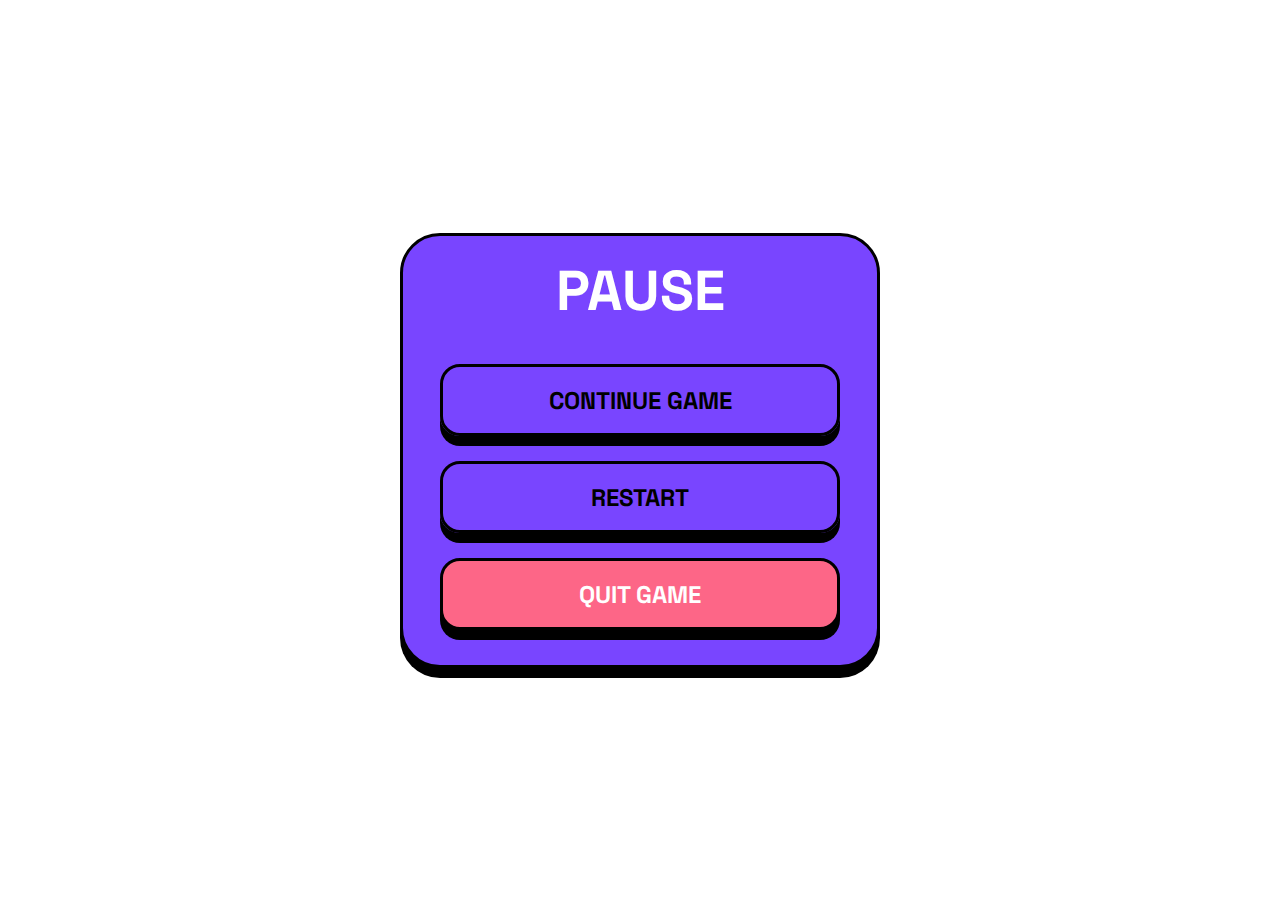
<file: ingamemenu.html>
<!DOCTYPE html>
<html lang="en">
  <head>
    <meta charset="UTF-8" />
    <meta name="viewport" content="width=device-width, initial-scale=1.0" />
    <title>InGameMenu</title>

    <link rel="stylesheet" href="style.css" />
    <link rel="preconnect" href="https://fonts.googleapis.com" />
    <link rel="preconnect" href="https://fonts.gstatic.com" crossorigin />
    <link
      href="https://fonts.googleapis.com/css2?family=Space+Grotesk:wght@500;700&display=swap"
      rel="stylesheet"
    />
  </head>
  <body>
    <main>
      <div class="in-game-menu-box">
        <p>PAUSE</p>
        <div class="button-holder">
          <button class="menu-button">CONTINUE GAME</button>
          <button class="menu-button">RESTART</button>
          <button class="menu-button quit-game">QUIT GAME</button>
        </div>
      </div>
    </main>
  </body>
</html>
</file>
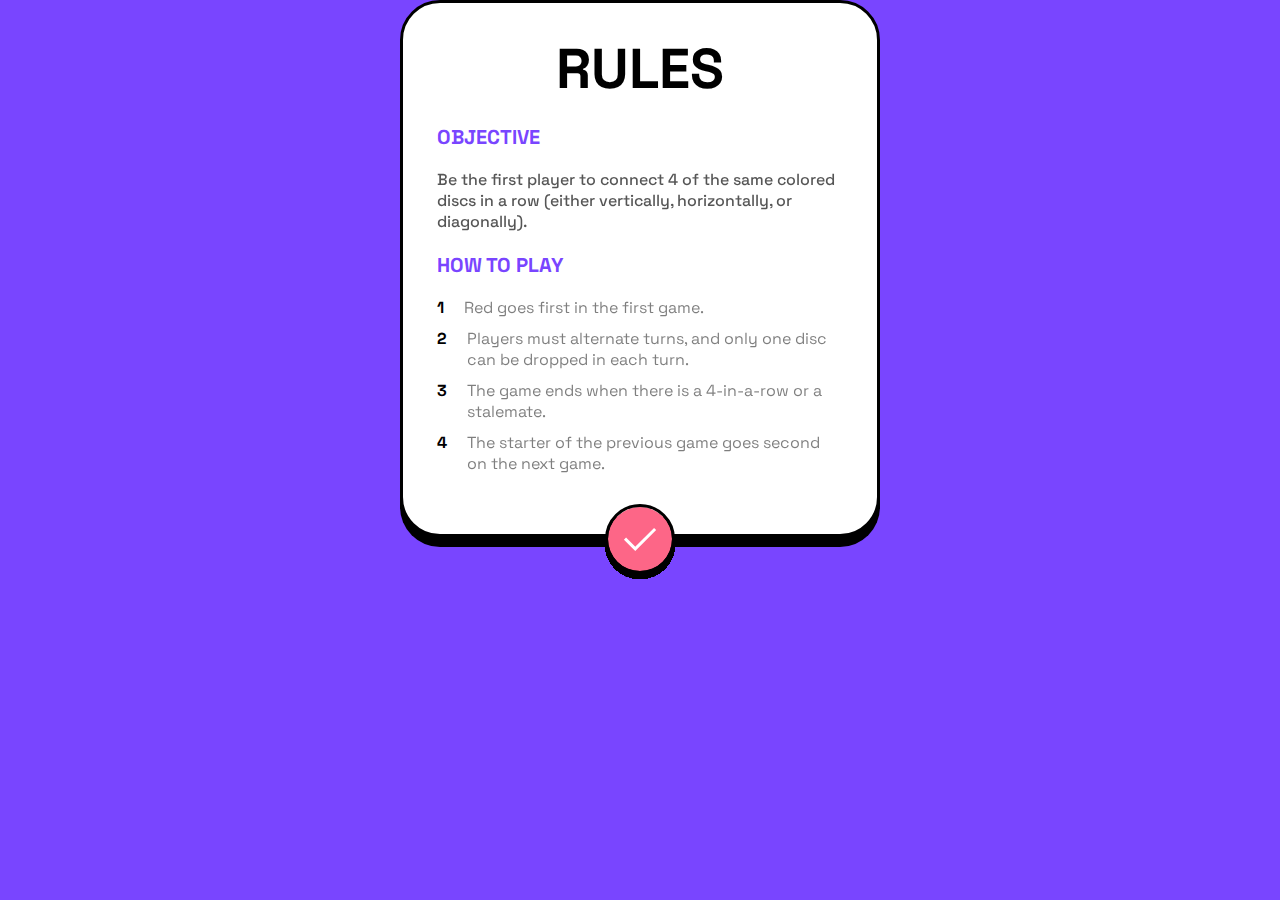
<file: rules.html>
<!DOCTYPE html>
<html lang="en">
  <head>
    <meta charset="UTF-8" />
    <meta name="viewport" content="width=device-width, initial-scale=1.0" />
    <title>Rules</title>
    <link rel="stylesheet" href="style.css" />
    <link rel="preconnect" href="https://fonts.googleapis.com" />
    <link rel="preconnect" href="https://fonts.gstatic.com" crossorigin />
    <link
      href="https://fonts.googleapis.com/css2?family=Space+Grotesk:wght@500;700&display=swap"
      rel="stylesheet"
    />
  </head>
  <body>
    <main class="game-page">
      <div class="main-menu-group-6 rules-page">
        <div class="text">
          <h1 class="rules">RULES</h1>
          <h1 class="rules-header">OBJECTIVE</h1>
          <p class="rules-text">
            Be the first player to connect 4 of the same colored discs in a row
            (either vertically, horizontally, or diagonally).
          </p>
          <h1 class="rules-header">HOW TO PLAY</h1>
          <ol class="list-numbers">
            <li><p>Red goes first in the first game.</p></li>
            <li>
              <p>
                Players must alternate turns, and only one disc can be dropped
                in each turn.
              </p>
            </li>
            <li>
              <p>The game ends when there is a 4-in-a-row or a stalemate.</p>
            </li>
            <li>
              <p>
                The starter of the previous game goes second on the next game.
              </p>
            </li>
          </ol>
          <a href="index.html" class="check-button-tag"
            ><button class="check-button">
              <svg
                xmlns="http://www.w3.org/2000/svg"
                width="70"
                height="75"
                viewBox="0 0 70 75"
                fill="none"
              >
                <g filter="url(#filter0_d_5_4896)">
                  <circle cx="35" cy="35" r="32" fill="#FD6687" />
                  <circle
                    cx="35"
                    cy="35"
                    r="33.5"
                    stroke="black"
                    stroke-width="3"
                  />
                </g>
                <path
                  d="M20 34.5819L30.264 44.846L50.11 25"
                  stroke="white"
                  stroke-width="3"
                />
                <defs>
                  <filter
                    id="filter0_d_5_4896"
                    x="0"
                    y="0"
                    width="70"
                    height="75"
                    filterUnits="userSpaceOnUse"
                    color-interpolation-filters="sRGB"
                  >
                    <feFlood flood-opacity="0" result="BackgroundImageFix" />
                    <feColorMatrix
                      in="SourceAlpha"
                      type="matrix"
                      values="0 0 0 0 0 0 0 0 0 0 0 0 0 0 0 0 0 0 127 0"
                      result="hardAlpha"
                    />
                    <feOffset dy="5" />
                    <feColorMatrix
                      type="matrix"
                      values="0 0 0 0 0 0 0 0 0 0 0 0 0 0 0 0 0 0 1 0"
                    />
                    <feBlend
                      mode="normal"
                      in2="BackgroundImageFix"
                      result="effect1_dropShadow_5_4896"
                    />
                    <feBlend
                      mode="normal"
                      in="SourceGraphic"
                      in2="effect1_dropShadow_5_4896"
                      result="shape"
                    />
                  </filter>
                </defs>
              </svg></button
          ></a>
        </div>
      </div>
    </main>
  </body>
</html>
</file>
<file: style.css>
/* GENERIC STYLES */

* {
  margin: 0;
  padding: 0;
  box-sizing: border-box;
}

:root {
  --dark-purple: #5c2dd5;
  --purple: #7945ff;
  --Red: #fd6687;
}
main {
  height: 100vh;
  display: grid;
  place-items: center;
  font-family: "Space Grotesk";
}

button {
  font-family: "Space Grotesk";
  cursor: pointer;
  background-color: unset;
  border: unset;
}
.menu-button {
  width: 400px;
  height: 72px;
  border-radius: 20px;
  border: 3px solid black;
  box-shadow: 0px 10px black;
  font-size: 24px;
  font-weight: 700;
  text-align: center;
}
/* MAIN PAGE STYLES */

.main-page {
  background-color: var(--dark-purple);
}

.main-menu-group-6 {
  width: 480px;
  height: 435px;
  background-color: var(--purple);
  border-radius: 40px;
  border: 3px solid black;
  box-shadow: 0px 10px black;
  display: grid;
  place-items: center;
}
.button-holder {
  display: grid;
  row-gap: 25px;
  place-items: center;
}
.play-button {
  border-radius: 20px;
  background-color: #ffce67;
  height: 72px;
  width: 400px;
  border: 3px solid black;
  box-shadow: 0px 10px black;
  font-size: 24px;
  font-weight: 700;
  text-align: left;
  padding-left: 15px;
  display: grid;
  grid-template-columns: 1fr 1fr;
  place-items: center;
}
.play-button svg {
  place-self: center end;
  margin-right: 25px;
}
.rules-button {
  background-color: white;
  height: 72px;
  width: 400px;
  border-radius: 20px;
  border: 3px solid black;
  box-shadow: 0px 10px black;
  font-size: 24px;
  font-weight: 700;
  text-align: left;
  padding-left: 15px;
}

/* GAME PAGE STYLES */

.game-page {
  background-color: var(--purple);
  grid-template-rows: repeat(2, min-content);
}
.menu-container {
  width: 635px;
  display: flex;
  justify-content: space-between;
  align-items: center;

  padding-top: 2rem;
}

.generic-button {
  border-radius: 50px;
  height: 40px;
  padding: 2px 15px;
  border: none;
  background-color: var(--dark-purple);
  color: white;
  font-weight: 700;
}

.game-container {
  display: flex;
  justify-content: space-between;
  align-items: center;

  width: 1000px;
}

.score-box {
  border-radius: 20px;
  background-color: white;
  height: 160px;
  width: 140px;
  border: 3px solid black;
  box-shadow: 0px 10px black;
  position: relative;

  display: grid;
  justify-items: center;
  padding: 10px;
}

.score-box svg {
  position: absolute;
  top: -30px;
}

.name {
  padding-top: 30px;
  font-size: 20px;
}

.score {
  font-size: 56px;
  font-weight: 700;
}

.game-board {
  position: relative;
  width: 1000px;
  height: 600px;

  display: grid;
  justify-items: center;
}

.game-board div {
  position: absolute;
}

.timer {
  position: absolute;
  bottom: -110px;
}

.timertextcontainer {
  position: absolute;
  top: 50px;
  left: 30px;
  display: grid;
  justify-items: center;
}
.seconds {
  font-size: 56px;
  font-weight: 700;
}
.in-game-menu-box {
  width: 480px;
  height: 435px;
  background-color: var(--purple);
  display: grid;
  place-items: center;
  font-weight: 700;
  font-size: 56px;
  color: white;
  border-radius: 40px;
  border: 3px solid black;
  box-shadow: 0px 10px black;
  padding-bottom: 15px;
}
.quit-game {
  background-color: var(--Red);
  color: white;
}
/* rules page styles */

.rules-page {
  background-color: white;
  height: 537px;
  font-family: "Space Grotesk";
}
.rules {
  font-size: 56px;
  font-weight: 700;
  text-align: center;
}
.rules-header {
  font-size: 20px;
  font-weight: 700;
  color: var(--purple);
}
.rules-text {
  font-size: 16px;
  font-weight: 500;
  opacity: 0.6611;
}
.text {
  height: 100%;
  display: grid;
  padding: 30px 34px;
  position: relative;
  /* background-color: aquamarine; */
}

.list-numbers {
  list-style-position: inside;
  list-style-type: none;
}
.list-numbers li {
  counter-increment: counter;
  margin-bottom: 10px;
  display: flex;
}
.list-numbers li::before {
  font-weight: 700;
  content: counter(counter);
  margin-right: 20px;
}
.list-numbers li p {
  opacity: 0.5;
  font-feature-settings: "clig" off, "liga" off;
}

.check-button-tag {
  justify-self: center;
  position: absolute;
  bottom: -50px;
}
.check-button {
  background-color: transparent;
  border: none;
}
.button-grid {
  height: 100%;
  width: 100%;
  padding: 0.5rem;
  padding-bottom: 3rem;
  position: absolute;
  top: 0;
  display: grid;
  gap: 2px;
  grid-template-columns: repeat(7, 1fr);
}
.button-grid button {
  background-color: #fd66876f;
  border-radius: 50rem;
}
</file>
